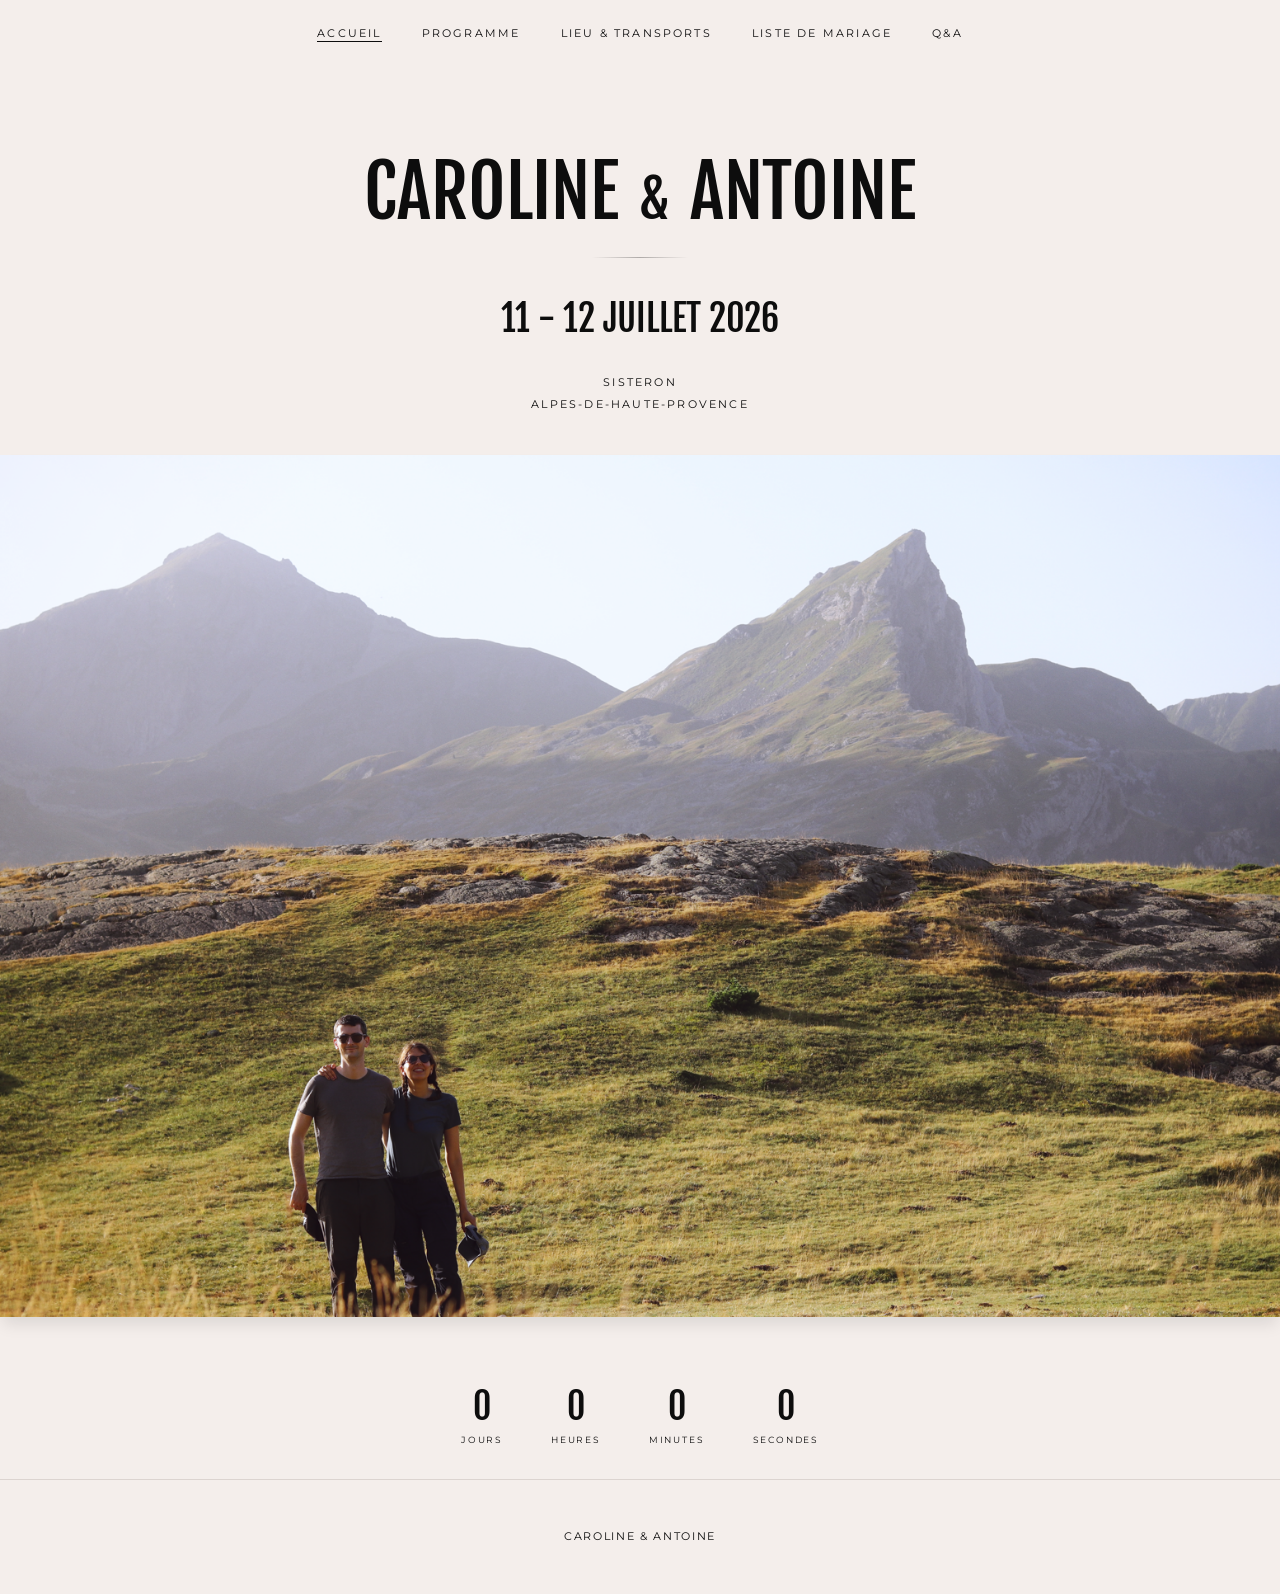
<file: index.html>
<!DOCTYPE html>
<html lang="fr">
<head>
  <meta charset="UTF-8">
  <meta name="viewport" content="width=device-width, initial-scale=1.0">
  <title>Mariage Caroline & Antoine</title>
  <meta name="description" content="Mariage de Caroline & Antoine - 11 juillet 2026 - Sisteron, Provence">
  <link rel="icon" type="image/svg+xml" href="favicon.svg">
  <meta property="og:title" content="Mariage Caroline & Antoine">
  <meta property="og:description" content="Mariage de Caroline & Antoine - 11 juillet 2026 - Sisteron, Provence">
  <meta property="og:type" content="website">
  <meta property="og:image" content="images/hero-wedding.jpg">
  <link rel="preconnect" href="https://fonts.googleapis.com">
  <link rel="preconnect" href="https://fonts.gstatic.com" crossorigin>
  <link href="https://fonts.googleapis.com/css2?family=Fjalla+One&family=Montserrat:wght@300;400;500&display=swap" rel="stylesheet">
  <link rel="stylesheet" href="styles.css">
</head>
<body>
  <!-- Navigation -->
  <nav class="nav">
    <div class="nav-container">
      <button class="nav-toggle" aria-label="Menu">
        <svg xmlns="http://www.w3.org/2000/svg" width="24" height="24" viewBox="0 0 24 24" fill="none" stroke="currentColor" stroke-width="2" stroke-linecap="round" stroke-linejoin="round">
          <line x1="4" x2="20" y1="12" y2="12"></line>
          <line x1="4" x2="20" y1="6" y2="6"></line>
          <line x1="4" x2="20" y1="18" y2="18"></line>
        </svg>
      </button>
      <ul class="nav-links">
        <li><a href="index.html" class="active">Accueil</a></li>
        <li><a href="programme.html">Programme</a></li>
        <li><a href="transports.html">Lieu & Transports</a></li>
        <li><a href="liste-de-mariage.html">Liste de mariage</a></li>
        <li><a href="faq.html">Q&A</a></li>
      </ul>
    </div>
  </nav>

  <!-- Hero Section -->
  <section class="hero">
    <div class="hero-content">
      <h1>CAROLINE <span class="ampersand">&</span> ANTOINE</h1>
      
      <div class="hero-divider"></div>
      
      <p class="hero-subtitle">11 - 12 juillet 2026</p>
      
      <div class="hero-info">
        <p>Sisteron</p>
        <p>Alpes-de-Haute-Provence</p>
      </div>
    </div>
    
    <img src="images/hero-wedding.jpg" alt="Caroline & Antoine" class="hero-image">
    
    <!-- Countdown -->
    <div class="countdown">
      <div class="countdown-inner" id="countdown">
        <div class="countdown-item">
          <span class="countdown-value" id="days">---</span>
          <span class="countdown-label">jours</span>
        </div>
        <div class="countdown-item">
          <span class="countdown-value" id="hours">--</span>
          <span class="countdown-label">heures</span>
        </div>
        <div class="countdown-item">
          <span class="countdown-value" id="minutes">--</span>
          <span class="countdown-label">minutes</span>
        </div>
        <div class="countdown-item">
          <span class="countdown-value" id="seconds">--</span>
          <span class="countdown-label">secondes</span>
        </div>
      </div>
    </div>
  </section>

  <!-- Footer -->
  <footer class="footer">
    <p>Caroline & Antoine</p>
  </footer>

  <script src="script.js"></script>
</body>
</html>
</file>
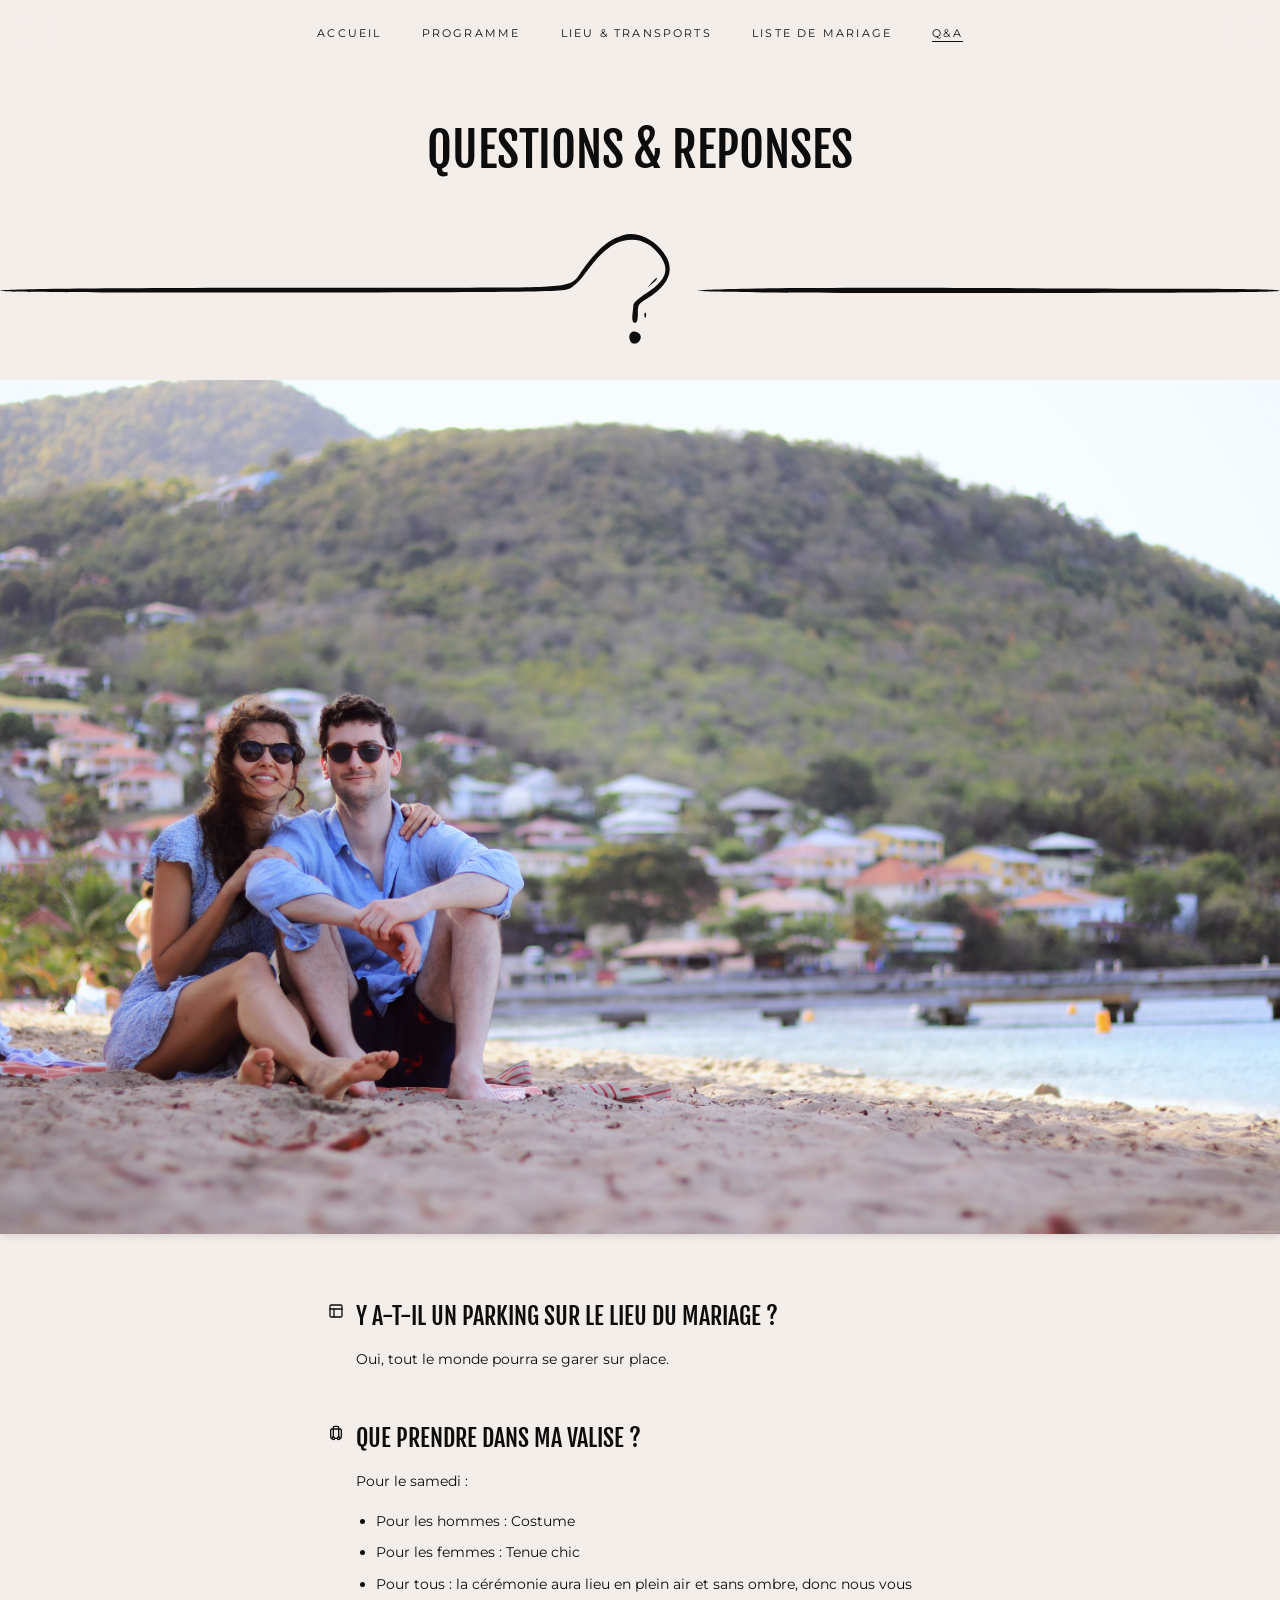
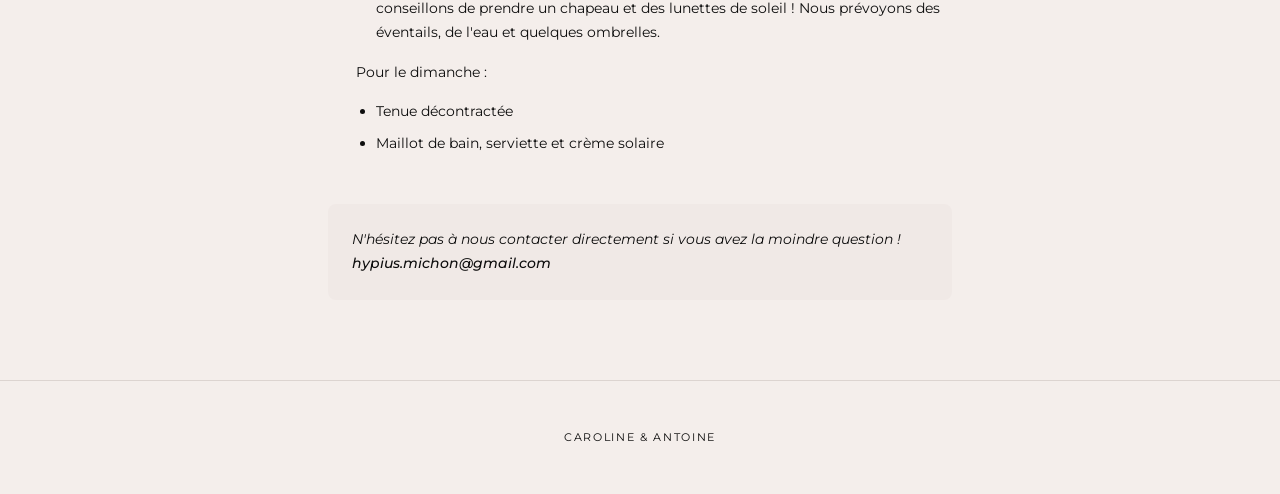
<file: faq.html>
<!DOCTYPE html>
<html lang="fr">
<head>
  <meta charset="UTF-8">
  <meta name="viewport" content="width=device-width, initial-scale=1.0">
  <title>Q&A - Mariage Caroline & Antoine</title>
  <meta name="description" content="Questions frequentes - Mariage de Caroline & Antoine">
  <link rel="icon" type="image/svg+xml" href="favicon.svg">
  <link rel="preconnect" href="https://fonts.googleapis.com">
  <link rel="preconnect" href="https://fonts.gstatic.com" crossorigin>
  <link href="https://fonts.googleapis.com/css2?family=Fjalla+One&family=Montserrat:wght@300;400;500&display=swap" rel="stylesheet">
  <link rel="stylesheet" href="styles.css">
</head>
<body>
  <!-- Navigation -->
  <nav class="nav">
    <div class="nav-container">
      <button class="nav-toggle" aria-label="Menu">
        <svg xmlns="http://www.w3.org/2000/svg" width="24" height="24" viewBox="0 0 24 24" fill="none" stroke="currentColor" stroke-width="2" stroke-linecap="round" stroke-linejoin="round">
          <line x1="4" x2="20" y1="12" y2="12"></line>
          <line x1="4" x2="20" y1="6" y2="6"></line>
          <line x1="4" x2="20" y1="18" y2="18"></line>
        </svg>
      </button>
      <ul class="nav-links">
        <li><a href="index.html">Accueil</a></li>
        <li><a href="programme.html">Programme</a></li>
        <li><a href="transports.html">Lieu & Transports</a></li>
        <li><a href="liste-de-mariage.html">Liste de mariage</a></li>
        <li><a href="faq.html" class="active">Q&A</a></li>
      </ul>
    </div>
  </nav>

  <!-- Page Content -->
  <main class="page">
    <h1 class="page-title">Questions & Reponses</h1>
    
    <!-- Rings Line Animation -->
    <div class="decorative-line-container">
      <svg xmlns="http://www.w3.org/2000/svg" viewBox="0 -5 600 71" preserveAspectRatio="none">
        <g transform="translate(0.000000,71.000000) scale(0.100000,-0.100000)" fill="currentColor" stroke="none">
          <path d="M2920 581 c-69 -21 -116 -62 -188 -161 -65 -92 -1 -85 -812 -85 -1359 0 -1920 -5 -1920 -15 0 -7 430 -9 1322 -8 1292 3 1324 3 1355 23 18 10 47 39 65 65 84 116 144 160 221 160 52 0 100 -29 134 -79 44 -65 24 -114 -73 -176 -30 -19 -55 -43 -55 -52 -1 -10 -3 -33 -5 -50 -1 -23 2 -33 12 -33 10 0 14 13 14 44 0 41 3 46 38 67 119 71 143 151 70 234 -49 56 -121 83 -178 66z"/>
          <path d="M3054 358 l-19 -23 23 19 c12 11 22 21 22 23 0 8 -8 2 -26 -19z"/>
          <path d="M3743 333 c-304 -2 -473 -7 -473 -13 0 -7 471 -10 1365 -10 903 0 1365 3 1365 10 0 7 -171 10 -492 10 -271 0 -673 2 -893 3 -220 2 -613 2 -872 0z"/>
          <path d="M3021 204 c0 -11 3 -14 6 -6 3 7 2 16 -1 19 -3 4 -6 -2 -5 -13z"/>
          <path d="M2957 123 c-13 -12 -7 -44 9 -50 23 -9 48 25 33 44 -12 14 -32 17 -42 6z"/>
        </g>
      </svg>
    </div>
    
    <img src="images/faq-photo.jpg" alt="Caroline & Antoine" class="page-hero-image">
    
    <div class="container">

      <div class="faq-section">
        
        <!-- Question 2 -->
        <div class="faq-item">
          <div class="faq-question">
            <span class="faq-question-icon">
              <svg xmlns="http://www.w3.org/2000/svg" width="16" height="16" viewBox="0 0 24 24" fill="none" stroke="currentColor" stroke-width="2" stroke-linecap="round" stroke-linejoin="round">
                <rect width="18" height="18" x="3" y="3" rx="2"></rect>
                <path d="M3 9h18"></path>
                <path d="M9 21V9"></path>
              </svg>
            </span>
            <h3>Y a-t-il un parking sur le lieu du mariage ?</h3>
          </div>
          <div class="faq-answer">
            <p>Oui, tout le monde pourra se garer sur place.</p>
          </div>
        </div>

        <!-- Question 3 -->
        <div class="faq-item">
          <div class="faq-question">
            <span class="faq-question-icon">
              <svg xmlns="http://www.w3.org/2000/svg" width="16" height="16" viewBox="0 0 24 24" fill="none" stroke="currentColor" stroke-width="2" stroke-linecap="round" stroke-linejoin="round">
                <path d="M6 20h0a2 2 0 0 1-2-2V8a2 2 0 0 1 2-2h12a2 2 0 0 1 2 2v10a2 2 0 0 1-2 2h0"></path>
                <path d="M8 18V4a2 2 0 0 1 2-2h4a2 2 0 0 1 2 2v14"></path>
                <path d="M10 20h4"></path>
                <circle cx="16" cy="20" r="2"></circle>
                <circle cx="8" cy="20" r="2"></circle>
              </svg>
            </span>
            <h3>Que prendre dans ma valise ?</h3>
          </div>
          <div class="faq-answer">
            <p><span class="highlight">Pour le samedi :</span></p>
            <ul class="content-list">
              <li>Pour les hommes : Costume</li>
              <li>Pour les femmes : Tenue chic</li>
              <li>Pour tous : la cérémonie aura lieu en plein air et sans ombre, donc nous vous conseillons de prendre un chapeau et des lunettes de soleil ! Nous prévoyons des éventails, de l'eau et quelques ombrelles.</li>
            </ul>
            <p class="mt-4"><span class="highlight">Pour le dimanche :</span></p>
            <ul class="content-list">
              <li>Tenue décontractée</li>
              <li>Maillot de bain, serviette et crème solaire</li>
            </ul>
          </div>
        </div>

      </div>

      <div class="note-box">
        <p>N'hésitez pas à nous contacter directement si vous avez la moindre question !<br><a href="mailto:hypius.michon@gmail.com" style="font-weight: 500; color: var(--foreground);">hypius.michon@gmail.com</a></p>
      </div>

    </div>
  </main>

  <!-- Footer -->
  <footer class="footer">
    <p>Caroline & Antoine</p>
  </footer>

  <script src="script.js"></script>
</body>
</html>
</file>
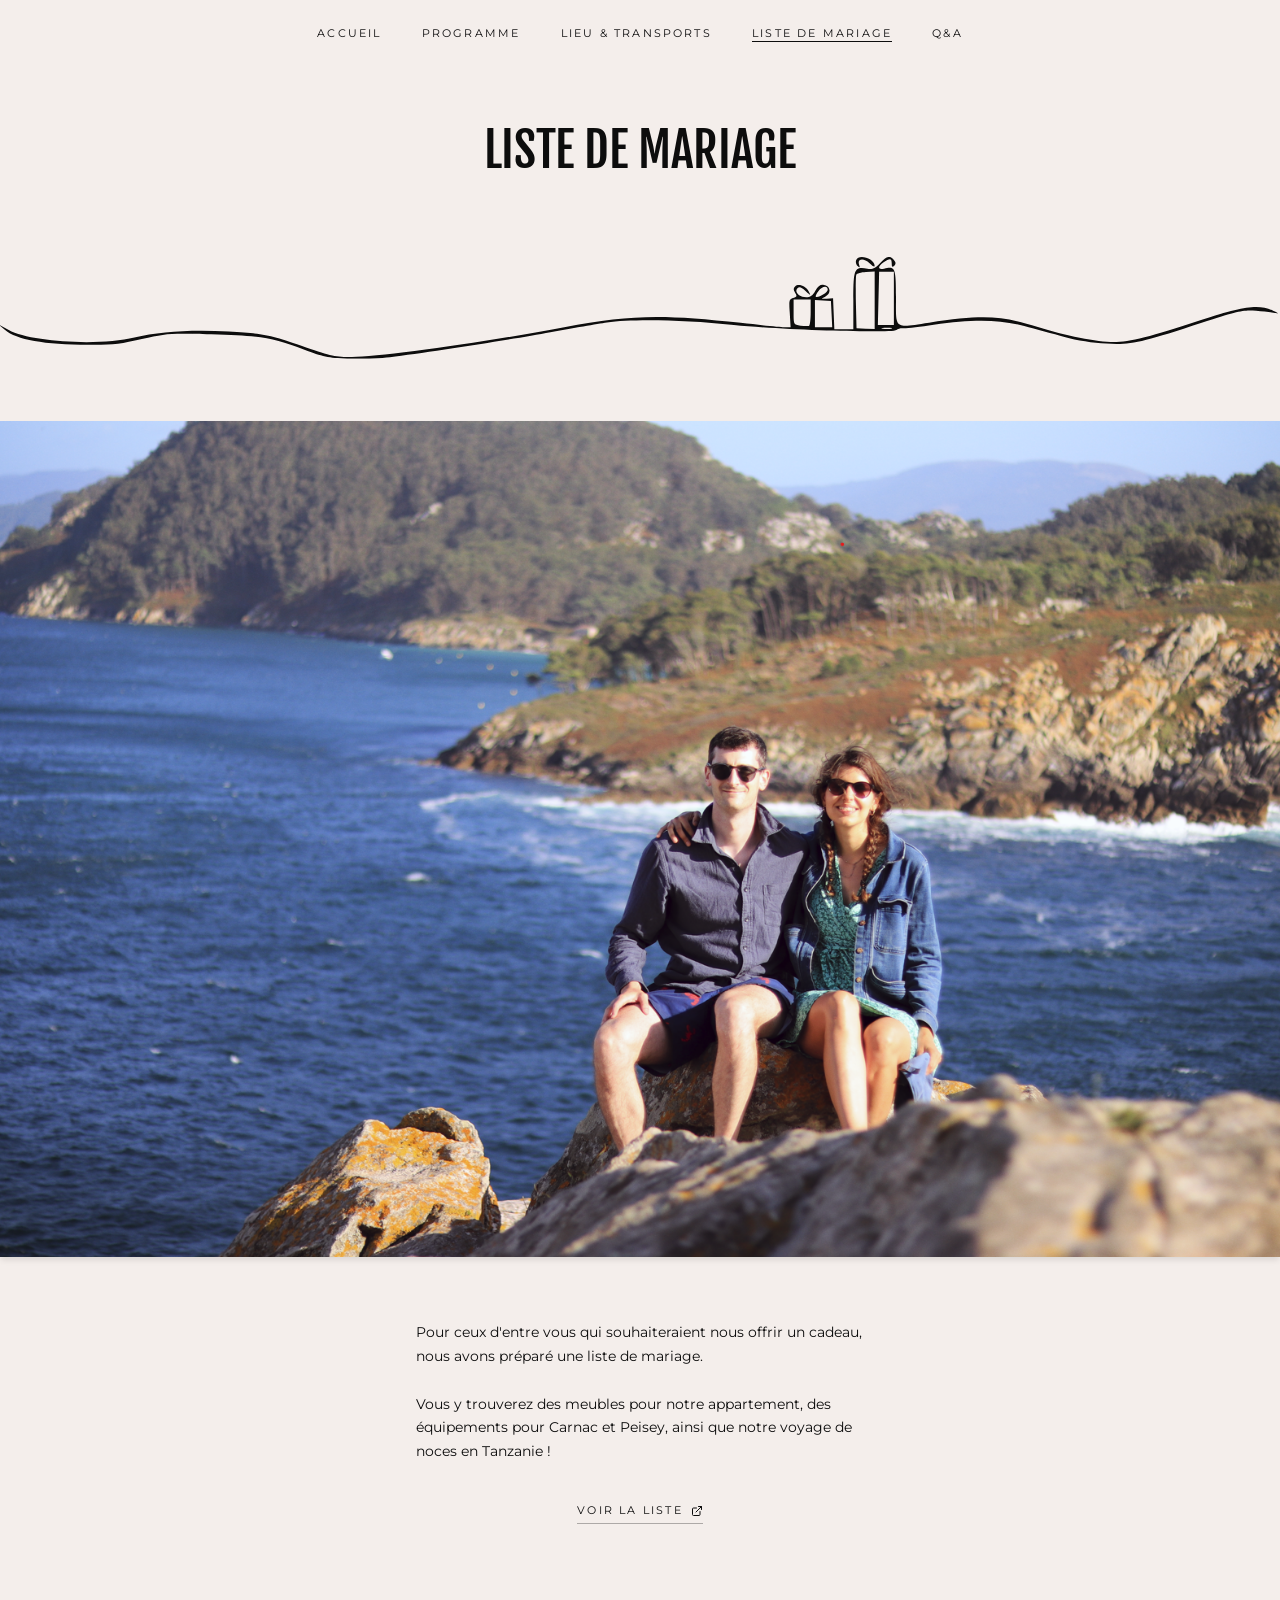
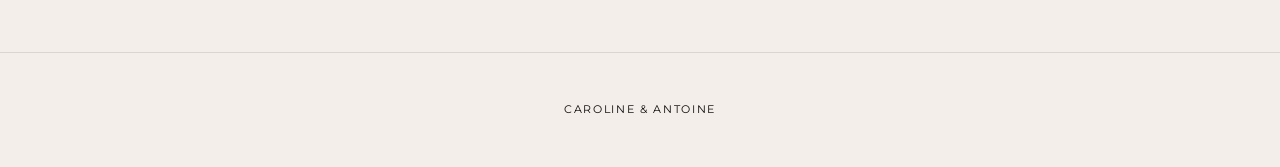
<file: liste-de-mariage.html>
<!DOCTYPE html>
<html lang="fr">
<head>
  <meta charset="UTF-8">
  <meta name="viewport" content="width=device-width, initial-scale=1.0">
  <title>Liste de mariage - Mariage Caroline & Antoine</title>
  <meta name="description" content="Liste de mariage de Caroline & Antoine">
  <link rel="icon" type="image/svg+xml" href="favicon.svg">
  <link rel="preconnect" href="https://fonts.googleapis.com">
  <link rel="preconnect" href="https://fonts.gstatic.com" crossorigin>
  <link href="https://fonts.googleapis.com/css2?family=Fjalla+One&family=Montserrat:wght@300;400;500&display=swap" rel="stylesheet">
  <link rel="stylesheet" href="styles.css">
</head>
<body>
  <!-- Navigation -->
  <nav class="nav">
    <div class="nav-container">
      <button class="nav-toggle" aria-label="Menu">
        <svg xmlns="http://www.w3.org/2000/svg" width="24" height="24" viewBox="0 0 24 24" fill="none" stroke="currentColor" stroke-width="2" stroke-linecap="round" stroke-linejoin="round">
          <line x1="4" x2="20" y1="12" y2="12"></line>
          <line x1="4" x2="20" y1="6" y2="6"></line>
          <line x1="4" x2="20" y1="18" y2="18"></line>
        </svg>
      </button>
      <ul class="nav-links">
        <li><a href="index.html">Accueil</a></li>
        <li><a href="programme.html">Programme</a></li>
        <li><a href="transports.html">Lieu & Transports</a></li>
        <li><a href="liste-de-mariage.html" class="active">Liste de mariage</a></li>
        <li><a href="faq.html">Q&A</a></li>
      </ul>
    </div>
  </nav>

  <!-- Page Content -->
  <main class="page">
    <h1 class="page-title">Liste de mariage</h1>
    
    <!-- Decorative Line Animation -->
    <div class="decorative-line-container">
      <svg xmlns="http://www.w3.org/2000/svg" viewBox="0 130 600 90" preserveAspectRatio="none">
        <g transform="translate(0.000000,338.000000) scale(0.100000,-0.100000)" fill="currentColor" stroke="none">
          <path d="M4013 1784 c-3 -8 0 -21 7 -27 10 -10 12 -8 7 6 -10 28 21 33 49 7 13 -13 24 -19 24 -13 0 34 -75 58 -87 27z"/>
          <path d="M4125 1770 c-23 -24 -35 -30 -59 -26 -62 10 -66 0 -66 -149 l0 -135 -45 0 -44 0 -3 73 -3 72 -30 -2 c-29 -1 -29 -1 -7 10 30 14 26 51 -6 55 -16 3 -27 -5 -40 -27 -12 -22 -24 -31 -43 -31 -33 0 -57 26 -41 42 9 9 18 6 38 -13 25 -23 26 -23 15 -2 -13 26 -49 39 -64 24 -9 -9 -8 -16 0 -30 10 -16 9 -20 -9 -24 -19 -5 -20 -12 -16 -71 l4 -66 -31 0 c-16 0 -108 9 -203 20 -370 42 -524 38 -827 -20 -352 -68 -863 -140 -995 -140 -75 0 -100 5 -215 45 -171 60 -190 64 -363 74 -174 10 -325 0 -442 -28 -164 -40 -490 -21 -589 35 l-46 25 29 -24 c52 -45 184 -69 391 -70 110 -1 149 3 250 27 117 27 126 28 325 23 228 -6 287 -16 437 -73 84 -32 112 -38 201 -42 57 -2 147 1 200 7 178 22 565 82 752 117 102 19 221 39 265 46 118 17 362 13 595 -12 235 -24 741 -39 762 -23 7 6 21 9 30 8 10 -2 75 5 145 16 183 27 308 25 424 -6 52 -14 137 -37 189 -51 58 -16 134 -28 195 -31 118 -6 157 2 448 98 174 56 194 61 255 56 37 -3 78 -8 92 -11 16 -4 13 0 -10 10 -68 33 -138 24 -340 -43 -237 -79 -333 -103 -410 -103 -74 0 -232 31 -355 71 -173 54 -258 58 -510 20 -167 -25 -155 -34 -155 119 0 139 -4 147 -56 134 -30 -8 -31 10 -2 30 30 21 38 20 38 -6 0 -17 3 -19 12 -10 8 8 8 15 -2 27 -18 22 -33 19 -65 -15z m-25 -174 l0 -135 -42 2 -43 2 -3 119 c-1 66 -1 125 2 131 2 6 22 12 45 13 l41 3 0 -135z m90 9 l0 -125 -37 0 -38 0 3 125 3 125 35 0 34 0 0 -125z m-310 40 c0 -14 -48 -41 -56 -32 -2 2 3 13 12 25 17 25 44 29 44 7z m-80 -104 c0 -33 -3 -62 -7 -64 -5 -3 -23 -2 -40 0 -33 5 -33 5 -33 64 l0 59 40 0 40 0 0 -59z m98 -10 l3 -61 -41 0 -40 0 0 63 0 64 38 -2 37 -3 3 -61z m280 -68 c-10 -2 -28 -2 -40 0 -13 2 -5 4 17 4 22 1 32 -1 23 -4z"/>
        </g>
      </svg>
    </div>
    
    <img src="images/liste-mariage-photo.png" alt="Caroline & Antoine face a la mer" class="page-hero-image">
    
    <div class="container">
      <div class="gift-intro">
        
        <p class="gift-text">Pour ceux d'entre vous qui souhaiteraient nous offrir un cadeau, nous avons préparé une liste de mariage.</p>
        <p class="gift-text">Vous y trouverez des meubles pour notre appartement, des équipements pour Carnac et Peisey, ainsi que notre voyage de noces en Tanzanie !</p>
        
        <p class="mt-8">
          <a href="https://www.millemercismariage.com/carolinehantoinem/liste.html" target="_blank" rel="noopener" class="cta-link">
            Voir la liste
            <svg xmlns="http://www.w3.org/2000/svg" width="12" height="12" viewBox="0 0 24 24" fill="none" stroke="currentColor" stroke-width="2" stroke-linecap="round" stroke-linejoin="round">
              <path d="M18 13v6a2 2 0 0 1-2 2H5a2 2 0 0 1-2-2V8a2 2 0 0 1 2-2h6"></path>
              <polyline points="15 3 21 3 21 9"></polyline>
              <line x1="10" x2="21" y1="14" y2="3"></line>
            </svg>
          </a>
        </p>
      </div>
    </div>
  </main>

  <!-- Footer -->
  <footer class="footer">
    <p>Caroline & Antoine</p>
  </footer>

  <script src="script.js"></script>
</body>
</html>
</file>
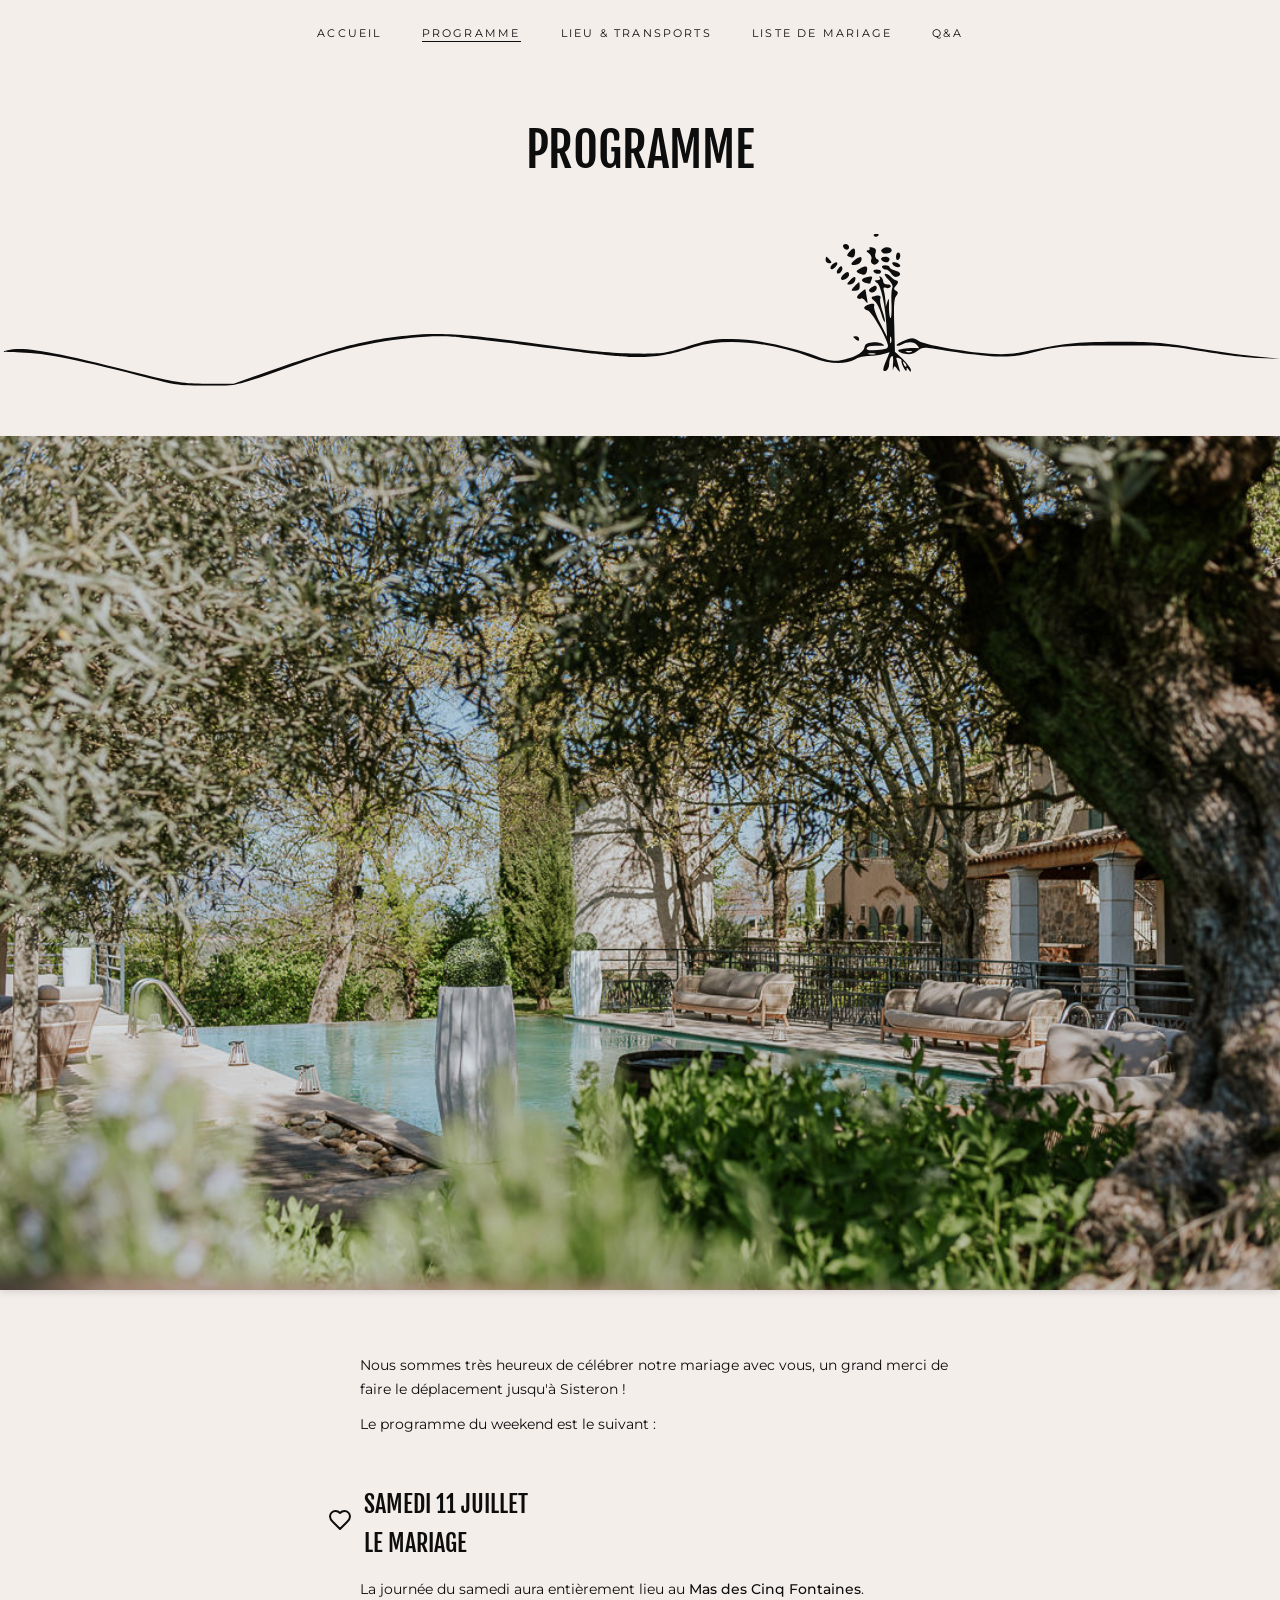
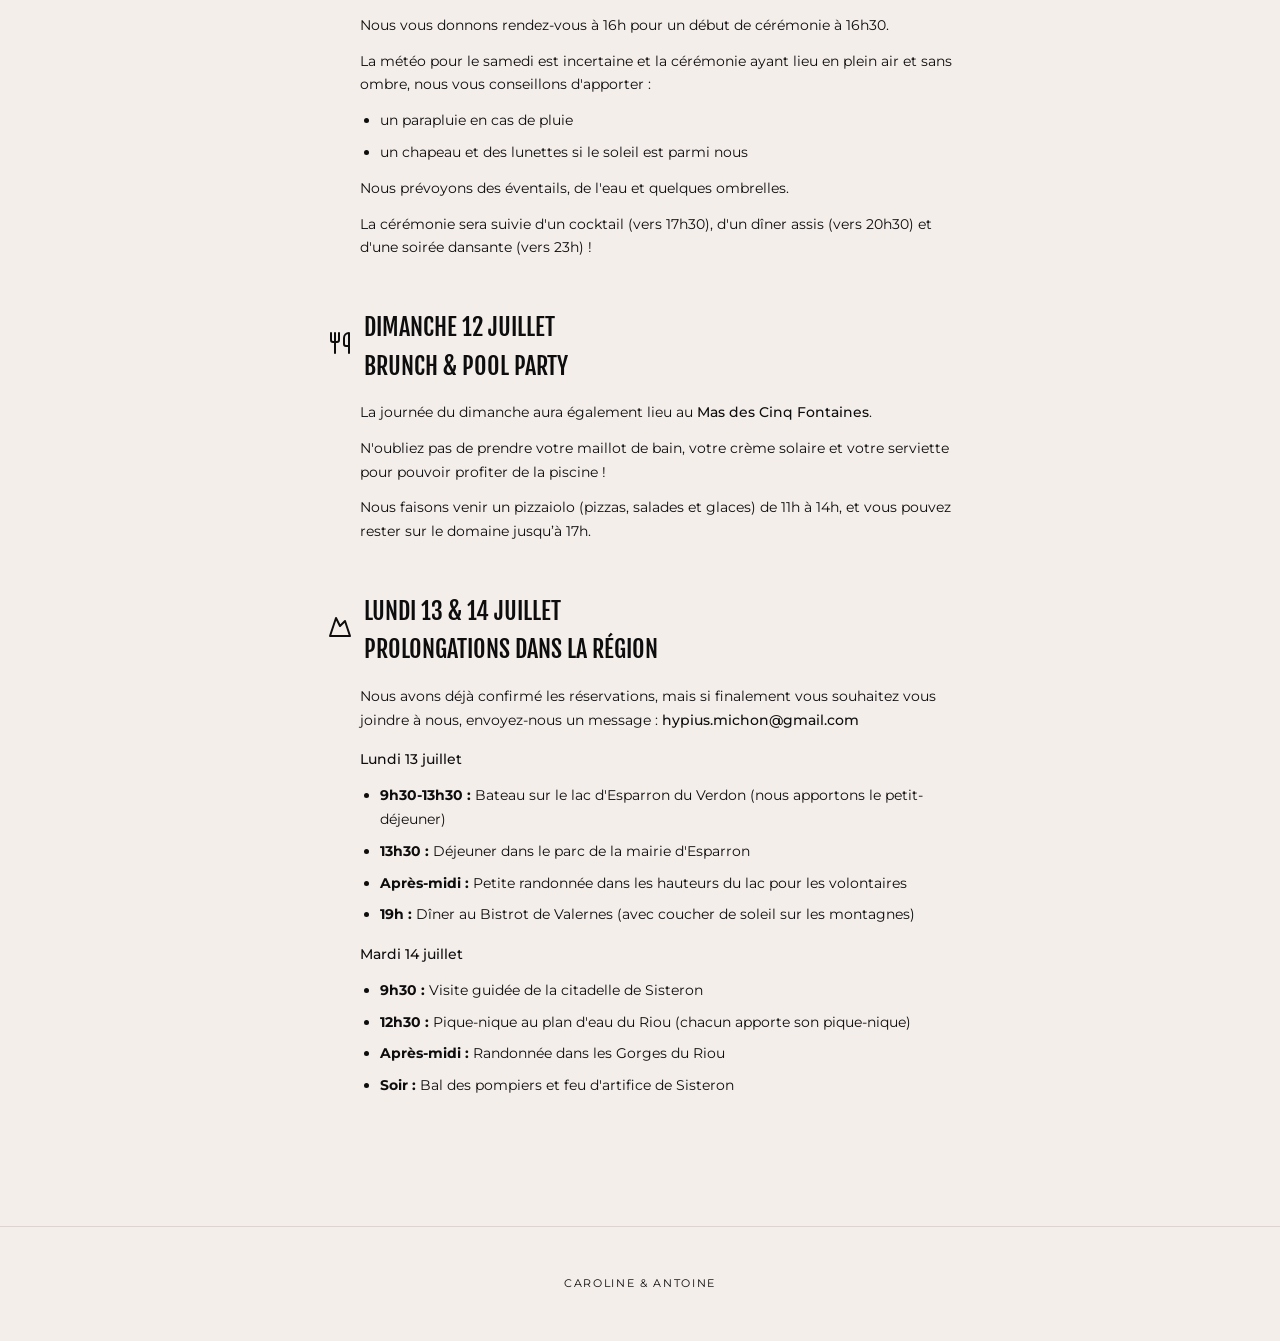
<file: programme.html>
<!doctype html>
<html lang="fr">
  <head>
    <meta charset="UTF-8" />
    <meta name="viewport" content="width=device-width, initial-scale=1.0" />
    <title>Programme - Mariage Caroline & Antoine</title>
    <meta
      name="description"
      content="Programme du mariage de Caroline & Antoine - 11 juillet 2026"
    />
    <link rel="icon" type="image/svg+xml" href="favicon.svg" />
    <link rel="preconnect" href="https://fonts.googleapis.com" />
    <link rel="preconnect" href="https://fonts.gstatic.com" crossorigin />
    <link
      href="https://fonts.googleapis.com/css2?family=Fjalla+One&family=Montserrat:wght@300;400;500&display=swap"
      rel="stylesheet"
    />
    <link rel="stylesheet" href="styles.css" />
  </head>
  <body>
    <!-- Navigation -->
    <nav class="nav">
      <div class="nav-container">
        <button class="nav-toggle" aria-label="Menu">
          <svg
            xmlns="http://www.w3.org/2000/svg"
            width="24"
            height="24"
            viewBox="0 0 24 24"
            fill="none"
            stroke="currentColor"
            stroke-width="2"
            stroke-linecap="round"
            stroke-linejoin="round"
          >
            <line x1="4" x2="20" y1="12" y2="12"></line>
            <line x1="4" x2="20" y1="6" y2="6"></line>
            <line x1="4" x2="20" y1="18" y2="18"></line>
          </svg>
        </button>
        <ul class="nav-links">
          <li><a href="index.html">Accueil</a></li>
          <li><a href="programme.html" class="active">Programme</a></li>
          <li><a href="transports.html">Lieu & Transports</a></li>
          <li><a href="liste-de-mariage.html">Liste de mariage</a></li>
          <li><a href="faq.html">Q&A</a></li>
        </ul>
      </div>
    </nav>

    <!-- Page Content -->
    <main class="page">
      <h1 class="page-title">Programme</h1>

      <!-- Decorative Line Animation -->
      <div class="decorative-line-container">
        <svg
          xmlns="http://www.w3.org/2000/svg"
          viewBox="0 143 600 97"
          preserveAspectRatio="none"
        >
          <g
            transform="translate(0.000000,338.000000) scale(0.100000,-0.100000)"
            fill="currentColor"
            stroke="none"
          >
            <path
              d="M4096 1768 c3 -5 10 -6 15 -3 13 9 11 12 -6 12 -8 0 -12 -4 -9 -9z"
            />
            <path
              d="M3952 1718 c6 -18 28 -21 28 -4 0 9 -7 16 -16 16 -9 0 -14 -5 -12 -12z"
            />
            <path
              d="M4076 1709 c3 -5 -1 -9 -8 -9 -9 -1 -7 -5 5 -14 10 -8 15 -20 11 -29 -7 -19 14 -33 29 -18 9 9 9 14 -2 20 -8 5 -11 16 -7 29 5 14 1 21 -14 25 -11 3 -18 1 -14 -4z"
            />
            <path
              d="M4139 1709 c-10 -6 -11 -11 -3 -19 11 -11 44 -4 44 10 0 13 -26 19 -41 9z"
            />
            <path
              d="M3983 1695 c-17 -19 -16 -22 5 -27 13 -4 18 1 20 18 2 27 -7 30 -25 9z"
            />
            <path
              d="M4200 1669 c0 -11 5 -17 10 -14 6 3 10 13 10 21 0 8 -4 14 -10 14 -5 0 -10 -9 -10 -21z"
            />
            <path
              d="M3870 1655 c0 -8 7 -15 16 -15 14 0 14 3 4 15 -7 8 -14 15 -16 15 -2 0 -4 -7 -4 -15z"
            />
            <path
              d="M4008 1656 c-24 -18 -22 -28 4 -24 13 2 24 11 26 21 4 20 -6 21 -30 3z"
            />
            <path
              d="M4130 1661 c0 -11 26 -22 34 -14 12 12 5 23 -14 23 -11 0 -20 -4 -20 -9z"
            />
            <path
              d="M3901 1633 c-18 -20 -4 -31 15 -11 9 9 12 18 7 21 -4 3 -14 -2 -22 -10z"
            />
            <path
              d="M4183 1637 c5 -15 37 -22 37 -9 0 5 -9 12 -21 15 -13 3 -19 1 -16 -6z"
            />
            <path
              d="M3931 1616 c-8 -9 -11 -19 -7 -23 9 -9 29 13 24 27 -2 8 -8 7 -17 -4z"
            />
            <path
              d="M4032 1615 c-24 -13 -22 -17 10 -28 10 -4 18 1 21 14 7 25 -2 29 -31 14z"
            />
            <path
              d="M4135 1620 c3 -5 12 -10 18 -10 7 0 18 -9 25 -20 7 -11 18 -17 27 -14 23 9 18 23 -10 30 -14 3 -25 10 -25 15 0 5 -9 9 -21 9 -11 0 -17 -4 -14 -10z"
            />
            <path
              d="M4095 1600 c3 -5 13 -10 21 -10 8 0 14 5 14 10 0 6 -9 10 -21 10 -11 0 -17 -4 -14 -10z"
            />
            <path
              d="M3951 1584 c-7 -8 -11 -17 -8 -20 8 -9 37 8 37 22 0 18 -11 17 -29 -2z"
            />
            <path
              d="M4163 1564 c15 -15 24 -31 20 -38 -4 -6 -6 -42 -4 -81 1 -38 -1 -67 -5 -62 -4 4 -7 28 -7 54 1 38 -1 43 -7 23 l-8 -25 -1 25 c-1 14 -4 35 -7 48 -5 17 -3 21 9 16 8 -3 18 -1 22 5 3 7 -2 11 -14 11 -12 0 -21 6 -21 14 0 8 -5 18 -12 22 -7 4 -8 3 -4 -4 4 -8 0 -12 -11 -12 -17 -1 -17 -2 -1 -13 18 -14 38 -107 43 -197 l3 -55 -33 65 c-18 35 -30 70 -28 77 6 14 -6 17 -31 7 -21 -8 -20 -21 2 -26 18 -5 87 -124 94 -162 2 -15 -5 -19 -51 -23 -41 -3 -52 -1 -48 9 3 8 19 12 48 11 34 -2 40 0 26 8 -9 6 -32 9 -50 7 -24 -2 -33 -8 -35 -24 -4 -25 -56 -52 -116 -60 -30 -4 -59 1 -111 21 -120 45 -289 79 -395 79 -81 1 -111 -4 -205 -34 -105 -34 -116 -35 -250 -34 -99 2 -215 12 -398 38 -376 52 -510 62 -653 48 -211 -21 -319 -49 -664 -169 l-165 -58 -125 0 c-113 1 -141 5 -290 42 -437 111 -567 134 -645 115 -34 -9 -26 -10 63 -11 106 -1 284 -37 612 -123 112 -29 139 -33 260 -33 149 1 115 -8 475 119 220 77 507 124 680 111 44 -4 186 -20 315 -36 418 -53 464 -58 547 -59 92 0 152 10 268 47 140 44 349 26 550 -49 86 -32 157 -34 207 -7 12 8 41 14 63 14 22 1 52 5 67 9 l28 8 -15 -36 c-19 -44 -19 -57 -1 -50 7 3 14 17 14 30 0 14 4 30 10 36 8 8 10 -2 8 -33 -2 -24 -1 -36 1 -26 5 18 5 18 19 0 14 -17 15 -16 8 7 -4 14 -9 31 -11 38 -4 8 0 10 11 6 9 -3 14 -9 12 -13 -2 -3 2 -17 10 -31 8 -15 13 -19 14 -10 0 13 1 13 10 0 7 -11 10 -12 10 -1 0 7 -17 29 -37 50 l-38 36 -3 123 c-3 90 -1 127 9 138 10 13 10 17 -1 24 -12 7 -11 11 1 26 11 13 11 18 1 22 -7 2 -19 10 -26 18 -8 8 -20 14 -27 14 -6 0 0 -12 14 -26z m14 -296 c-3 -7 -5 -2 -5 12 0 14 2 19 5 13 2 -7 2 -19 0 -25z m-74 -55 c-7 -2 -21 -2 -30 0 -10 3 -4 5 12 5 17 0 24 -2 18 -5z m145 -58 c-3 -3 -9 2 -12 12 -6 14 -5 15 5 6 7 -7 10 -15 7 -18z"
            />
            <path
              d="M3985 1560 c-17 -18 -17 -20 -1 -20 9 0 19 7 23 15 9 25 -2 27 -22 5z"
            />
            <path
              d="M4058 1573 c-24 -6 -23 -19 2 -26 11 -3 20 -4 20 -2 0 2 3 10 6 19 6 16 3 17 -28 9z"
            />
            <path
              d="M4005 1530 c-18 -19 -17 -20 3 -20 15 0 22 6 22 20 0 11 -2 20 -3 20 -2 0 -12 -9 -22 -20z"
            />
            <path
              d="M4086 1527 c-14 -10 -16 -16 -7 -22 15 -9 35 8 30 24 -3 8 -10 7 -23 -2z"
            />
            <path
              d="M4032 1500 c-14 -12 -18 -21 -12 -25 6 -4 14 -4 17 -1 3 3 12 -2 19 -12 12 -15 13 -13 7 18 -3 19 -6 36 -7 37 -1 1 -11 -7 -24 -17z"
            />
            <path
              d="M4092 1483 c-10 -4 -8 -9 6 -19 10 -7 25 -34 32 -59 7 -25 15 -43 18 -41 2 3 -3 26 -11 51 -9 25 -14 52 -10 60 5 15 -10 18 -35 8z"
            />
            <path
              d="M4000 1295 c0 -2 6 -8 13 -14 10 -8 14 -7 14 2 0 8 -6 14 -14 14 -7 0 -13 -1 -13 -2z"
            />
            <path
              d="M4231 1274 c-19 -8 -31 -17 -28 -20 3 -3 14 -1 25 5 29 15 57 14 72 -5 8 -8 9 -14 4 -13 -27 5 -94 -2 -94 -10 0 -5 14 -12 31 -16 23 -5 38 -2 59 13 27 20 27 20 136 1 60 -10 154 -21 209 -25 88 -5 113 -3 215 22 109 26 127 28 365 28 231 1 262 -1 410 -27 88 -15 207 -30 265 -32 l105 -4 -125 13 c-69 7 -199 26 -290 41 -142 24 -192 27 -360 27 -193 -1 -244 -7 -430 -47 -55 -12 -97 -15 -160 -10 -126 10 -308 43 -333 60 -26 18 -33 18 -76 -1z m42 -51 c-7 -2 -19 -2 -25 0 -7 3 -2 5 12 5 14 0 19 -2 13 -5z"
            />
          </g>
        </svg>
      </div>

      <img
        src="images/programme-photo.jpg"
        alt="Caroline & Antoine au coucher de soleil"
        class="page-hero-image"
      />

      <div class="container">
        <div class="content-section">
          <div class="content-section-body">
            <p>
              Nous sommes très heureux de célébrer notre mariage avec vous, un
              grand merci de faire le déplacement jusqu'à Sisteron !
            </p>
            <p>Le programme du weekend est le suivant :</p>
          </div>
        </div>

        <!-- Samedi -->
        <div class="content-section">
          <div class="content-section-header">
            <span class="content-section-icon">
              <svg
                xmlns="http://www.w3.org/2000/svg"
                width="16"
                height="16"
                viewBox="0 0 24 24"
                fill="none"
                stroke="currentColor"
                stroke-width="2"
                stroke-linecap="round"
                stroke-linejoin="round"
              >
                <path
                  d="M19 14c1.49-1.46 3-3.21 3-5.5A5.5 5.5 0 0 0 16.5 3c-1.76 0-3 .5-4.5 2-1.5-1.5-2.74-2-4.5-2A5.5 5.5 0 0 0 2 8.5c0 2.3 1.5 4.05 3 5.5l7 7Z"
                ></path>
              </svg>
            </span>
            <h2>Samedi 11 juillet<br />Le Mariage</h2>
          </div>
          <div class="content-section-body">
            <p>
              La journée du samedi aura entièrement lieu au
              <span class="highlight">Mas des Cinq Fontaines</span>.
            </p>
            <p>
              Nous vous donnons rendez-vous à 16h pour un début de cérémonie à
              16h30.
            </p>
            <p>
              La météo pour le samedi est incertaine et la cérémonie ayant
              lieu en plein air et sans ombre, nous vous conseillons d'apporter :
            </p>
            <ul class="content-list">
              <li>un parapluie en cas de pluie</li>
              <li>un chapeau et des lunettes si le soleil est parmi nous</li>
            </ul>
            <p>
              Nous prévoyons des éventails, de l'eau et quelques ombrelles.
            </p>
            <p>
              La cérémonie sera suivie d'un cocktail (vers 17h30), d'un dîner
              assis (vers 20h30) et d'une soirée dansante (vers 23h) !
            </p>
          </div>
        </div>

        <!-- Dimanche -->
        <div class="content-section">
          <div class="content-section-header">
            <span class="content-section-icon">
              <svg
                xmlns="http://www.w3.org/2000/svg"
                width="16"
                height="16"
                viewBox="0 0 24 24"
                fill="none"
                stroke="currentColor"
                stroke-width="2"
                stroke-linecap="round"
                stroke-linejoin="round"
              >
                <path d="M3 2v7c0 1.1.9 2 2 2h4a2 2 0 0 0 2-2V2"></path>
                <path d="M7 2v20"></path>
                <path
                  d="M21 15V2a5 5 0 0 0-5 5v6c0 1.1.9 2 2 2h3Zm0 0v7"
                ></path>
              </svg>
            </span>
            <h2>Dimanche 12 juillet<br />Brunch & Pool Party</h2>
          </div>
          <div class="content-section-body">
            <p>
              La journée du dimanche aura également lieu au
              <span class="highlight">Mas des Cinq Fontaines</span>.
            </p>
            <p>
              N'oubliez pas de prendre votre maillot de bain, votre crème
              solaire et
              votre serviette pour pouvoir profiter de la piscine !
            </p>
            <p>
              Nous faisons venir un pizzaiolo (pizzas, salades et glaces) de 11h à 14h, et vous pouvez rester sur le domaine jusqu’à 17h.
            </p>
          </div>
        </div>

        <!-- Lundi & Mardi -->
        <div class="content-section">
          <div class="content-section-header">
            <span class="content-section-icon">
              <svg
                xmlns="http://www.w3.org/2000/svg"
                width="16"
                height="16"
                viewBox="0 0 24 24"
                fill="none"
                stroke="currentColor"
                stroke-width="2"
                stroke-linecap="round"
                stroke-linejoin="round"
              >
                <path d="m8 3 4 8 5-5 5 15H2L8 3z"></path>
              </svg>
            </span>
            <h2>Lundi 13 & 14 juillet<br />Prolongations dans la région</h2>
          </div>
          <div class="content-section-body">
            <p>
              Nous avons déjà confirmé les réservations, mais si finalement vous
              souhaitez vous joindre à nous, envoyez-nous un message :
              <a href="mailto:hypius.michon@gmail.com" class="highlight"
                >hypius.michon@gmail.com</a
              >
            </p>
            <p class="mt-4"><span class="highlight">Lundi 13 juillet</span></p>
            <ul class="content-list">
              <li>
                <strong>9h30-13h30 :</strong> Bateau sur le lac d'Esparron du
                Verdon (nous apportons le petit-déjeuner)
              </li>
              <li>
                <strong>13h30 :</strong> Déjeuner dans le parc de la mairie
                d'Esparron
              </li>
              <li>
                <strong>Après-midi :</strong> Petite randonnée dans les hauteurs
                du lac pour les volontaires
              </li>
              <li>
                <strong>19h :</strong> Dîner au Bistrot de Valernes (avec
                coucher de soleil sur les montagnes)
              </li>
            </ul>
            <p class="mt-4"><span class="highlight">Mardi 14 juillet</span></p>
            <ul class="content-list">
              <li>
                <strong>9h30 :</strong> Visite guidée de la citadelle de
                Sisteron
              </li>
              <li>
                <strong>12h30 :</strong> Pique-nique au plan d'eau du Riou
                (chacun apporte son pique-nique)
              </li>
              <li>
                <strong>Après-midi :</strong> Randonnée dans les Gorges du Riou
              </li>
              <li>
                <strong>Soir :</strong> Bal des pompiers et feu d'artifice de
                Sisteron
              </li>
            </ul>
          </div>
        </div>
      </div>
    </main>

    <!-- Footer -->
    <footer class="footer">
      <p>Caroline & Antoine</p>
    </footer>

    <script src="script.js"></script>
  </body>
</html>
</file>
<file: styles.css>
/* Fonts import - exact fonts from original */
@import url('https://fonts.googleapis.com/css2?family=Fjalla+One&family=Montserrat:wght@300;400;500&display=swap');

/* Reset and base styles */
*, *::before, *::after {
  box-sizing: border-box;
  margin: 0;
  padding: 0;
}

:root {
  /* Exact color palette from original */
  --background: hsl(18, 30%, 94%);
  --foreground: hsl(0, 0%, 5%);
  --card: hsl(18, 25%, 96%);
  --card-foreground: hsl(0, 0%, 5%);
  --primary: hsl(0, 0%, 10%);
  --primary-foreground: hsl(40, 33%, 96%);
  --secondary: hsl(18, 20%, 90%);
  --secondary-foreground: hsl(0, 0%, 5%);
  --muted: hsl(18, 15%, 88%);
  --muted-foreground: hsl(0, 0%, 5%);
  --accent: hsl(150, 18%, 60%);
  --accent-foreground: hsl(25, 15%, 20%);
  --border: hsl(18, 15%, 84%);
  --ring: hsl(150, 18%, 60%);
  --radius: 0.5rem;
  
  /* Custom wedding colors */
  --champagne: hsl(35, 40%, 78%);
  --sage: hsl(150, 18%, 60%);
  --sage-light: hsl(150, 15%, 78%);
  --dusty-rose: hsl(350, 25%, 72%);
  --ivory: hsl(18, 30%, 94%);
  --bronze: hsl(25, 30%, 35%);
  --cream: hsl(18, 25%, 92%);
  --blush: hsl(350, 30%, 92%);
  --gold: hsl(38, 45%, 62%);
  --gold-light: hsl(38, 35%, 78%);
  --warm-brown: hsl(25, 15%, 25%);
  --terracotta: hsl(16, 30%, 58%);
  
  /* Fonts */
  --font-heading: 'Fjalla One', sans-serif;
  --font-body: 'Montserrat', sans-serif;
}

html {
  scroll-behavior: smooth;
}

body {
  font-family: var(--font-body);
  font-weight: 400;
  color: var(--foreground);
  background-color: var(--background);
  line-height: 1.6;
  -webkit-font-smoothing: antialiased;
  /* Subtle paper texture */
  background-image: url("data:image/svg+xml,%3Csvg viewBox='0 0 200 200' xmlns='http://www.w3.org/2000/svg'%3E%3Cfilter id='noiseFilter'%3E%3CfeTurbulence type='fractalNoise' baseFrequency='0.9' numOctaves='4' stitchTiles='stitch'/%3E%3C/filter%3E%3Crect width='100%25' height='100%25' filter='url(%23noiseFilter)'/%3E%3C/svg%3E");
  background-blend-mode: overlay;
  background-size: 200px 200px;
}

/* Typography */
h1, h2, h3 {
  font-family: var(--font-heading);
  font-weight: 400;
  color: var(--foreground);
}

p {
  margin-bottom: 0;
}

a {
  color: var(--foreground);
  text-decoration: none;
  transition: all 0.3s ease;
}

/* Navigation - exact styling */
.nav {
  position: fixed;
  top: 0;
  left: 0;
  right: 0;
  z-index: 50;
  background: hsla(18, 30%, 94%, 0.9);
  backdrop-filter: blur(24px);
  -webkit-backdrop-filter: blur(24px);
}

.nav-container {
  max-width: 100%;
  margin: 0 auto;
  display: flex;
  align-items: center;
  justify-content: center;
  height: 4rem;
  padding: 0 1rem;
}

.nav-links {
  display: flex;
  align-items: center;
  gap: 2.5rem;
  list-style: none;
}

.nav-links a {
  font-family: var(--font-body);
  font-size: 11px;
  font-weight: 400;
  letter-spacing: 0.2em;
  text-transform: uppercase;
  color: var(--foreground);
  padding-bottom: 2px;
  border-bottom: 1px solid transparent;
  transition: border-color 0.3s ease;
}

.nav-links a:hover,
.nav-links a.active {
  border-bottom-color: var(--foreground);
}

.nav-toggle {
  display: none;
  position: absolute;
  right: 1rem;
  background: none;
  border: none;
  cursor: pointer;
  padding: 0.5rem;
  color: var(--foreground);
}

.nav-toggle svg {
  width: 24px;
  height: 24px;
}

/* Hero Section - exact layout */
.hero {
  min-height: 100vh;
  display: flex;
  flex-direction: column;
  align-items: center;
  justify-content: flex-start;
  padding-top: 8rem;
  background-color: var(--background);
}

.hero-content {
  display: flex;
  flex-direction: column;
  align-items: center;
  max-width: 42rem;
  padding: 0 1.5rem;
  text-align: center;
}

.hero h1 {
  font-family: var(--font-heading);
  font-size: 2.25rem;
  font-weight: 400;
  color: var(--foreground);
  margin-bottom: 2rem;
  line-height: 0.9;
  text-align: center;
}

.hero h1 .ampersand {
  font-size: 0.7em;
  display: inline;
  margin: 0 0.1em;
}

.hero-divider {
  width: 6rem;
  height: 1px;
  background: hsla(0, 0%, 5%, 0.2);
  margin: 0 auto 2rem;
}

.hero-subtitle {
  font-family: var(--font-heading);
  font-size: 1.875rem;
  font-weight: 400;
  color: var(--foreground);
  margin-bottom: 1.5rem;
  text-align: center;
  text-transform: uppercase;
}

.hero-info {
  font-family: var(--font-body);
  font-size: 11px;
  font-weight: 400;
  letter-spacing: 0.2em;
  text-transform: uppercase;
  text-align: center;
  margin-bottom: 2.5rem;
  line-height: 2;
}

.hero-image {
  width: 100vw;
  margin-bottom: 2.5rem;
  object-fit: cover;
  object-position: bottom;
  box-shadow: 0 10px 15px -3px rgba(0, 0, 0, 0.1);
}

/* Countdown - exact styling */
.countdown {
  padding: 2rem 0;
  background: var(--background);
}

.countdown-inner {
  display: flex;
  gap: 2rem;
  justify-content: center;
}

.countdown-item {
  display: flex;
  flex-direction: column;
  align-items: center;
}

.countdown-value {
  font-family: var(--font-heading);
  font-size: 1.875rem;
  font-weight: 400;
  color: var(--foreground);
  font-variant-numeric: tabular-nums;
  line-height: 1;
}

.countdown-label {
  font-family: var(--font-body);
  font-size: 9px;
  font-weight: 400;
  letter-spacing: 0.2em;
  text-transform: uppercase;
  color: var(--muted-foreground);
  margin-top: 0.5rem;
}

/* Page layout */
.page {
  padding-top: 7rem;
  padding-bottom: 5rem;
  min-height: 100vh;
  background: var(--background);
}

.container {
  max-width: 42rem;
  margin: 0 auto;
  padding: 0 1.5rem;
}

/* Page hero image */
.page-hero-image {
  width: 100vw;
  margin-bottom: 3.5rem;
  object-fit: cover;
  object-position: center;
  box-shadow: 0 4px 6px -1px rgba(0, 0, 0, 0.1);
}

/* Section headers */
.section-title {
  font-family: var(--font-heading);
  font-size: 2.25rem;
  font-weight: 400;
  color: var(--foreground);
  margin-bottom: 1rem;
  text-align: center;
  text-transform: uppercase;
}

.page-title {
  font-family: var(--font-heading);
  font-size: 2.5rem;
  font-weight: 400;
  color: var(--foreground);
  text-align: center;
  text-transform: uppercase;
  padding: 0 1.5rem;
  margin-bottom: 0.5rem;
}

@media (min-width: 768px) {
  .page-title {
    font-size: 3rem;
  }
}

.section-intro {
  color: var(--muted-foreground);
  font-size: 0.875rem;
  line-height: 1.7;
  margin-bottom: 2.5rem;
  max-width: 28rem;
  margin-left: auto;
  margin-right: auto;
  text-align: center;
}

/* Content sections */
.content-section {
  margin-bottom: 3rem;
}

.content-section-header {
  display: flex;
  align-items: center;
  gap: 0.75rem;
  margin-bottom: 1rem;
}

.content-section-icon {
  flex-shrink: 0;
  color: var(--muted-foreground);
}

.content-section-icon svg {
  width: 1.5rem;
  height: 1.5rem;
}

.content-section h2 {
  font-family: var(--font-heading);
  font-size: 1.5rem;
  font-weight: 400;
  color: var(--foreground);
  text-transform: uppercase;
}

.content-section-body {
  margin-left: 2rem;
}

.content-section p {
  color: var(--muted-foreground);
  font-size: 0.875rem;
  line-height: 1.7;
  margin-bottom: 0.75rem;
}

.content-section p:last-child {
  margin-bottom: 0;
}

.content-section .highlight {
  color: var(--foreground);
  font-weight: 500;
}

/* Lists */
.content-list {
  list-style: disc;
  padding-left: 1.25rem;
  margin-top: 0.5rem;
  margin-bottom: 0.75rem;
  color: var(--muted-foreground);
  font-size: 0.875rem;
  line-height: 1.7;
}

.content-list li {
  margin-bottom: 0.5rem;
}

/* Links */
.text-link {
  color: var(--foreground);
  text-decoration: underline;
  text-underline-offset: 4px;
  text-decoration-color: var(--border);
  font-size: 0.875rem;
  transition: text-decoration-color 0.3s ease;
}

.text-link:hover {
  text-decoration-color: var(--foreground);
}

.cta-link {
  display: inline-flex;
  align-items: center;
  gap: 0.5rem;
  font-family: var(--font-body);
  font-size: 11px;
  font-weight: 400;
  letter-spacing: 0.2em;
  text-transform: uppercase;
  color: var(--foreground);
  border-bottom: 1px solid hsla(0, 0%, 5%, 0.3);
  padding-bottom: 0.25rem;
  transition: border-color 0.3s ease;
}

.cta-link:hover {
  border-color: var(--foreground);
}

/* Tags/badges */
.tag {
  display: inline-block;
  font-family: var(--font-body);
  font-size: 10px;
  font-weight: 400;
  letter-spacing: 0.15em;
  text-transform: uppercase;
  padding: 0.125rem 0.5rem;
  margin-bottom: 0.25rem;
}

.tag-recommended {
  display: inline-block;
  background: transparent;
  color: var(--foreground);
  border: 1px solid var(--foreground);
  border-radius: 3px;
  margin-left: 0;
  margin-top: 0.25rem;
  margin-bottom: 0.5rem;
  padding: 0.125rem 0.625rem;
}

.subtitle {
  display: block;
  font-family: var(--font-body);
  font-size: 10px;
  font-weight: 400;
  letter-spacing: 0.15em;
  text-transform: uppercase;
  color: var(--muted-foreground);
  font-style: italic;
  margin-bottom: 0.75rem;
}

/* Transport grid */
.transport-grid {
  display: grid;
  gap: 2rem;
}

@media (min-width: 640px) {
  .transport-grid {
    grid-template-columns: repeat(3, 1fr);
  }
}

.transport-option {
  display: flex;
  flex-direction: column;
}

.transport-option .content-list {
  margin-top: 1rem;
}

.tag-filled {
  display: inline-block;
  background: hsl(0, 0%, 45%);
  color: var(--background);
  font-family: var(--font-body);
  font-size: 10px;
  font-weight: 400;
  letter-spacing: 0.15em;
  text-transform: uppercase;
  padding: 0.375rem 0.75rem;
  border-radius: 3px;
  margin-bottom: 0.5rem;
  width: fit-content;
}

.tag-subtitle {
  display: block;
  font-family: var(--font-body);
  font-size: 10px;
  font-weight: 400;
  letter-spacing: 0.15em;
  text-transform: uppercase;
  color: var(--muted-foreground);
  font-style: italic;
  margin-bottom: 0.5rem;
}

/* FAQ Section */
.faq-section {
  margin-bottom: 3rem;
}

.faq-item {
  margin-bottom: 3rem;
}

.faq-question {
  display: flex;
  align-items: flex-start;
  gap: 0.75rem;
  margin-bottom: 0.75rem;
}

.faq-question-icon {
  margin-top: 0.25rem;
  flex-shrink: 0;
  color: var(--muted-foreground);
}

.faq-question-icon svg {
  width: 1rem;
  height: 1rem;
}

.faq-question h3 {
  font-family: var(--font-heading);
  font-size: 1.5rem;
  font-weight: 400;
  color: var(--foreground);
  text-transform: uppercase;
}

.faq-answer {
  margin-left: 1.75rem;
  color: var(--muted-foreground);
  font-size: 0.875rem;
  line-height: 1.7;
}

.faq-answer p {
  margin-bottom: 1rem;
}

.faq-answer p:last-child {
  margin-bottom: 0;
}

/* Liste de mariage */
.gift-intro {
  text-align: center;
  margin-bottom: 3rem;
}

.gift-intro h2 {
  font-family: var(--font-heading);
  font-size: 1.5rem;
  font-weight: 400;
  color: var(--foreground);
  margin-bottom: 1rem;
}

.gift-headline {
  font-family: var(--font-heading);
  font-size: 1.75rem;
  font-weight: 400;
  color: var(--foreground);
  margin-bottom: 1.5rem;
  line-height: 1.2;
}

@media (max-width: 768px) {
  .gift-headline {
    font-size: 1.25rem;
  }
}

.gift-intro p:not(.gift-headline):not(.mt-8) {
  color: var(--muted-foreground);
  font-size: 0.875rem;
  line-height: 1.7;
  max-width: 28rem;
  margin: 0 auto 1.5rem;
}

.gift-text {
  text-align: left !important;
}

/* Divider */
.divider {
  width: 6rem;
  height: 1px;
  background: hsla(0, 0%, 5%, 0.2);
  margin: 2rem auto;
}

/* Note box */
.note-box {
  background: var(--cream);
  padding: 1.5rem;
  border-radius: var(--radius);
  margin-top: 2rem;
  color: var(--muted-foreground);
  font-size: 0.875rem;
  line-height: 1.7;
  font-style: italic;
}

/* Footer */
.footer {
  background: var(--background);
  text-align: center;
  padding: 3rem 1.5rem;
  border-top: 1px solid var(--border);
}

.footer-monogram {
  margin-bottom: 1rem;
  color: var(--muted-foreground);
  opacity: 0.8;
  transition: opacity 0.3s ease;
}

.footer-monogram:hover {
  opacity: 1;
}

.footer-monogram svg {
  display: inline-block;
}

.footer p {
  font-family: var(--font-body);
  font-size: 11px;
  letter-spacing: 0.15em;
  text-transform: uppercase;
  color: var(--muted-foreground);
}

/* Mobile Responsive */
@media (max-width: 768px) {
  .nav-links {
    display: none;
    position: absolute;
    top: 100%;
    left: 0;
    right: 0;
    background: var(--background);
    flex-direction: column;
    padding: 2rem 0;
    gap: 1.25rem;
  }

  .nav-links.active {
    display: flex;
  }

  .nav-toggle {
    display: block;
  }

  .hero {
    padding-top: 8rem;
  }

  .hero h1 {
    font-size: 2.25rem;
  }

  .countdown-inner {
    gap: 2rem;
  }

  .countdown-value {
    font-size: 1.875rem;
  }
}

@media (min-width: 768px) {
  .hero {
    padding-top: 10rem;
  }

  .hero h1 {
    font-size: 3.75rem;
  }

  .hero-subtitle {
    font-size: 2.25rem;
  }

  .countdown-inner {
    gap: 3rem;
  }

  .countdown-value {
    font-size: 2.25rem;
  }
}

@media (min-width: 1024px) {
  .hero h1 {
    font-size: 4.5rem;
  }
}

/* Utilities */
.text-center {
  text-align: center;
}

.mt-2 {
  margin-top: 0.5rem;
}

.mt-4 {
  margin-top: 1rem;
}

.mt-8 {
  margin-top: 2rem;
}

.mb-4 {
  margin-bottom: 1rem;
}

.mb-8 {
  margin-bottom: 2rem;
}

.space-y-3 > * + * {
  margin-top: 0.75rem;
}

.space-y-4 > * + * {
  margin-top: 1rem;
}

/* ================================
   ELEGANT ANIMATIONS & EFFECTS
   ================================ */

/* Scroll Reveal Animation */
.reveal-on-scroll {
  opacity: 0;
  transform: translateY(30px);
  transition: opacity 0.8s ease, transform 0.8s ease;
}

.reveal-on-scroll.revealed {
  opacity: 1;
  transform: translateY(0);
}

/* Staggered reveal for transport options */
.transport-option.reveal-on-scroll:nth-child(1) { transition-delay: 0s; }
.transport-option.reveal-on-scroll:nth-child(2) { transition-delay: 0.15s; }
.transport-option.reveal-on-scroll:nth-child(3) { transition-delay: 0.3s; }

/* Animated Countdown */
.countdown-value {
  transition: transform 0.2s ease, opacity 0.2s ease;
}

/* Hover Micro-interactions */
.nav-links a {
  position: relative;
  overflow: hidden;
}

.nav-links a::after {
  content: '';
  position: absolute;
  bottom: 0;
  left: 0;
  width: 100%;
  height: 1px;
  background: var(--foreground);
  transform: scaleX(0);
  transform-origin: right;
  transition: transform 0.4s cubic-bezier(0.4, 0, 0.2, 1);
}

.nav-links a:hover::after,
.nav-links a.active::after {
  transform: scaleX(1);
  transform-origin: left;
}

.nav-links a:hover,
.nav-links a.active {
  border-bottom-color: transparent;
}

/* CTA Link hover effect */
.cta-link {
  position: relative;
  transition: all 0.3s ease;
}

.cta-link:hover {
  letter-spacing: 0.25em;
}

.cta-link svg {
  transition: transform 0.3s ease;
}

.cta-link:hover svg {
  transform: translate(3px, -3px);
}

/* Text link elegant underline */
.text-link {
  position: relative;
  text-decoration: none;
  background-image: linear-gradient(var(--foreground), var(--foreground));
  background-size: 0% 1px;
  background-position: 0 100%;
  background-repeat: no-repeat;
  transition: background-size 0.4s ease;
}

.text-link:hover {
  background-size: 100% 1px;
}

/* Custom Cursor for interactive elements */
a, button, .cta-link, .nav-links a {
  cursor: pointer;
}

/* Floating Petals */
.petal-container {
  position: absolute;
  top: 0;
  left: 0;
  width: 100%;
  height: 100%;
  overflow: hidden;
  pointer-events: none;
  z-index: 1;
}

.petal {
  position: absolute;
  top: -20px;
  color: var(--dusty-rose);
  opacity: 0.4;
  animation: floatDown linear forwards;
  pointer-events: none;
}

@keyframes floatDown {
  0% {
    transform: translateY(0) rotate(0deg) translateX(0);
    opacity: 0;
  }
  10% {
    opacity: 0.4;
  }
  90% {
    opacity: 0.4;
  }
  100% {
    transform: translateY(100vh) rotate(360deg) translateX(50px);
    opacity: 0;
  }
}

/* Hero content above petals */
.hero-content {
  position: relative;
  z-index: 2;
}

.hero-image {
  position: relative;
  z-index: 2;
}

.countdown {
  position: relative;
  z-index: 2;
}

/* Decorative Divider with ornament */
.divider {
  position: relative;
  width: 100%;
  height: 1px;
  background: transparent;
  margin: 2.5rem auto;
  display: flex;
  align-items: center;
  justify-content: center;
}

.divider::before {
  content: '✦';
  font-size: 12px;
  color: var(--muted-foreground);
  opacity: 0.5;
  background: var(--background);
  padding: 0 1rem;
}

.divider::after {
  content: '';
  position: absolute;
  top: 50%;
  left: 0;
  right: 0;
  height: 1px;
  background: linear-gradient(90deg, transparent, hsla(0, 0%, 5%, 0.15), transparent);
  z-index: -1;
}

/* Hero divider special style */
.hero-divider {
  position: relative;
  width: 6rem;
  height: 1px;
  background: transparent;
  margin: 0 auto 2rem;
}

.hero-divider::before {
  content: '';
  position: absolute;
  top: 0;
  left: 0;
  right: 0;
  height: 1px;
  background: linear-gradient(90deg, transparent, hsla(0, 0%, 5%, 0.3), transparent);
}

/* Page load animation */
@keyframes fadeInUp {
  from {
    opacity: 0;
    transform: translateY(20px);
  }
  to {
    opacity: 1;
    transform: translateY(0);
  }
}

.hero-content {
  animation: fadeInUp 1s ease forwards;
}

.page-title {
  animation: fadeInUp 0.8s ease forwards;
}

.page-hero-image {
  animation: fadeInUp 0.8s ease 0.2s forwards;
  opacity: 0;
}

/* Image hover effect */
.page-hero-image {
  transition: transform 0.5s ease;
}

.page-hero-image:hover {
  transform: scale(1.01);
}

/* Note box subtle animation */
.note-box {
  transition: transform 0.3s ease, box-shadow 0.3s ease;
}

.note-box:hover {
  transform: translateY(-2px);
  box-shadow: 0 4px 12px rgba(0, 0, 0, 0.05);
}

/* Mountain Line Animation */
.mountain-line-container {
  width: 100%;
  max-width: 800px;
  margin: 0 auto 2rem;
  padding: 0 1.5rem;
  overflow: hidden;
  color: var(--muted-foreground);
  opacity: 0.5;
}

.mountain-line-container svg {
  width: 100%;
  height: auto;
  display: block;
}

.mountain-line {
  stroke-dasharray: 3000;
  stroke-dashoffset: 3000;
  animation: drawLine 3s ease-out forwards;
}

@keyframes drawLine {
  to {
    stroke-dashoffset: 0;
  }
}

/* Decorative Line (Champagne glasses) */
.decorative-line-container {
  width: 100vw;
  margin: 0 0 2rem;
  padding: 0;
  overflow: hidden;
  color: var(--foreground);
}

.decorative-line-container svg {
  width: 100%;
  height: auto;
  display: block;
}

.decorative-line {
  stroke-dasharray: 4000;
  stroke-dashoffset: 4000;
  animation: drawLine 3.5s ease-out forwards;
}

/* Champagne Glasses (Liste de mariage) */
.champagne-glasses-container {
  width: 100%;
  max-width: 200px;
  margin: 0 auto 1.5rem;
  color: var(--muted-foreground);
  opacity: 0.6;
}

.champagne-glasses-container svg {
  width: 100%;
  height: auto;
  display: block;
}

/* Gift reveal animation */
.decorative-line-container svg g {
  clip-path: inset(0 100% 0 0);
  animation: revealLeft 2.5s ease-out forwards;
}

@keyframes revealLeft {
  to {
    clip-path: inset(0 0 0 0);
  }
}
</file>
